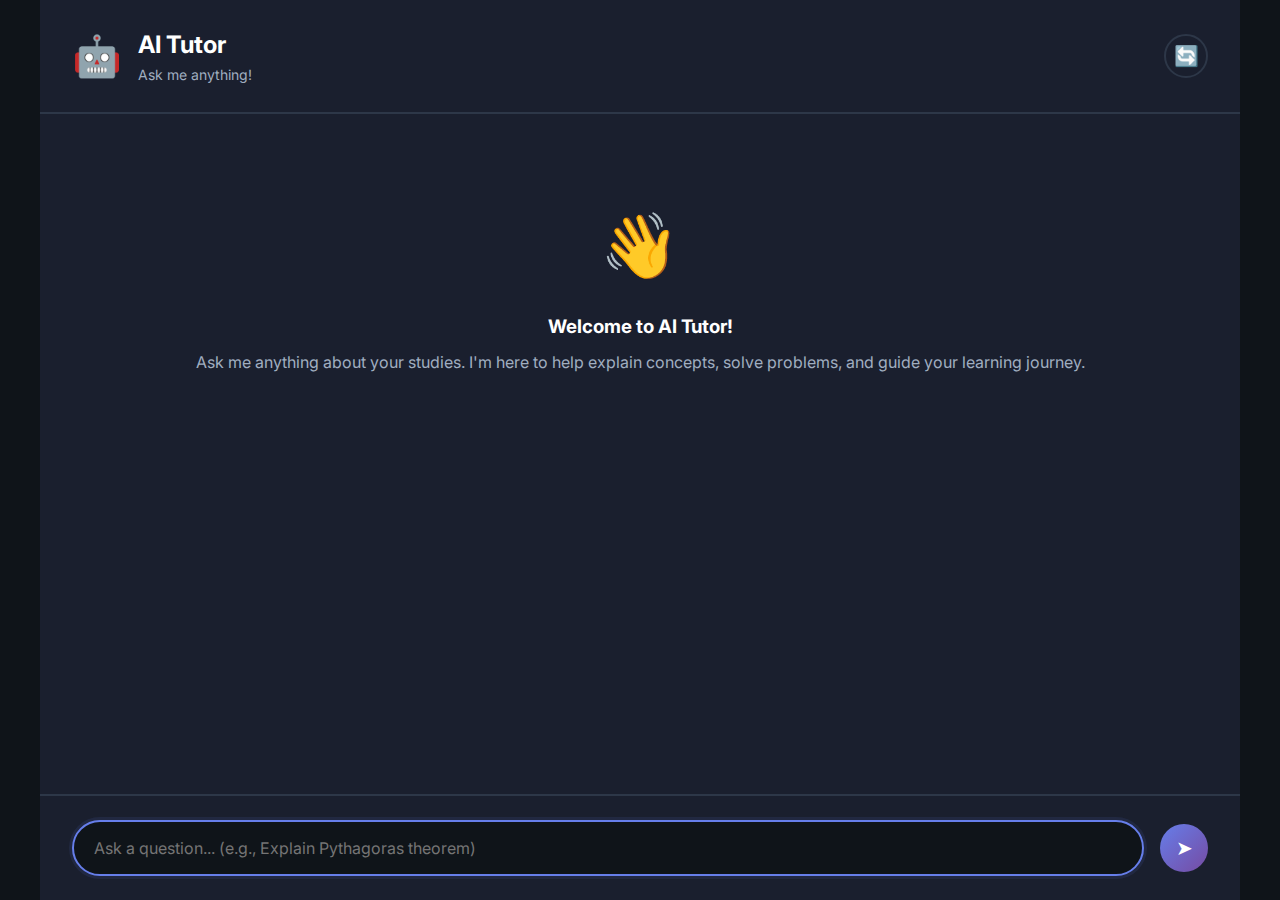
<file: frontend/chat.html>
<!DOCTYPE html>
<html lang="en">
<head>
    <meta charset="UTF-8">
    <meta name="viewport" content="width=device-width, initial-scale=1.0">
    <title>AI Tutor Chat - Studdy Buddy AI</title>
    <link rel="stylesheet" href="css/styles.css">
    <link rel="stylesheet" href="css/chat.css">
    <link href="https://fonts.googleapis.com/css2?family=Inter:wght@300;400;500;600;700;800&display=swap" rel="stylesheet">
</head>
<body>
    <div class="chat-container">
        <div class="chat-header">
            <div class="chat-title">
                <span class="chat-icon">🤖</span>
                <div>
                    <h2>AI Tutor</h2>
                    <p class="chat-subtitle">Ask me anything!</p>
                </div>
            </div>
            <button class="btn-icon" onclick="clearChat()" title="New Conversation">
                <span>🔄</span>
            </button>
        </div>

        <div class="chat-messages" id="chatMessages">
            <div class="welcome-message">
                <span class="welcome-icon">👋</span>
                <h3>Welcome to AI Tutor!</h3>
                <p>Ask me anything about your studies. I'm here to help explain concepts, solve problems, and guide your learning journey.</p>
            </div>
        </div>

        <div class="chat-input-container">
            <form id="chatForm" class="chat-form">
                <input 
                    type="text" 
                    id="messageInput" 
                    class="chat-input" 
                    placeholder="Ask a question... (e.g., Explain Pythagoras theorem)" 
                    autocomplete="off"
                    required
                />
                <button type="submit" class="btn-send" id="sendBtn">
                    <span class="send-icon">➤</span>
                </button>
            </form>
        </div>
    </div>

    <script src="js/config.js"></script>
    <script src="js/chat.js"></script>
</body>
</html>
</file>
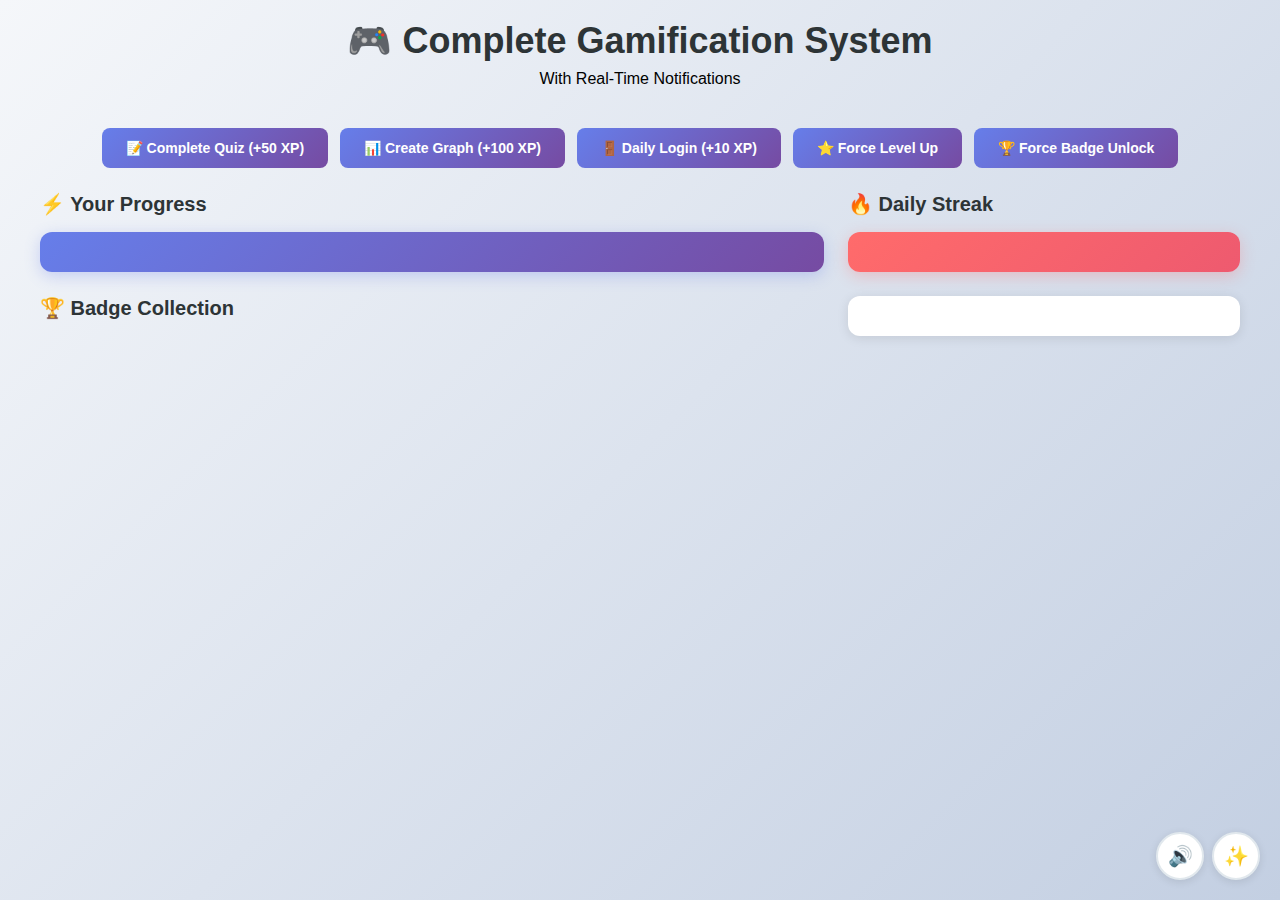
<file: frontend/gamification-complete.html>
<!DOCTYPE html>
<html lang="en">
<head>
    <meta charset="UTF-8">
    <meta name="viewport" content="width=device-width, initial-scale=1.0">
    <title>Complete Gamification Demo - Studdy Buddy AI</title>
    <link rel="stylesheet" href="css/gamification.css">
    <link rel="stylesheet" href="css/notifications.css">
    <style>
        * { margin: 0; padding: 0; box-sizing: border-box; }
        body {
            font-family: -apple-system, BlinkMacSystemFont, 'Segoe UI', Roboto, sans-serif;
            background: linear-gradient(135deg, #f5f7fa 0%, #c3cfe2 100%);
            min-height: 100vh;
            padding: 20px;
        }
        .container { max-width: 1200px; margin: 0 auto; }
        header { text-align: center; margin-bottom: 40px; }
        header h1 { font-size: 36px; color: #2d3436; margin-bottom: 8px; }
        .test-actions {
            display: flex;
            gap: 12px;
            justify-content: center;
            margin-bottom: 24px;
            flex-wrap: wrap;
        }
        .action-btn {
            background: linear-gradient(135deg, #667eea 0%, #764ba2 100%);
            color: white;
            border: none;
            padding: 12px 24px;
            border-radius: 8px;
            cursor: pointer;
            font-size: 14px;
            font-weight: 600;
            transition: transform 0.2s ease;
        }
        .action-btn:hover { transform: translateY(-2px); }
        .dashboard { display: grid; grid-template-columns: 2fr 1fr; gap: 24px; }
        .section-title { font-size: 20px; font-weight: 600; color: #2d3436; margin-bottom: 16px; }
    </style>
</head>
<body>
    <div class="container">
        <header>
            <h1>🎮 Complete Gamification System</h1>
            <p>With Real-Time Notifications</p>
        </header>

        <div class="test-actions">
            <button class="action-btn" onclick="simulateQuiz()">📝 Complete Quiz (+50 XP)</button>
            <button class="action-btn" onclick="simulateGraph()">📊 Create Graph (+100 XP)</button>
            <button class="action-btn" onclick="simulateLogin()">🚪 Daily Login (+10 XP)</button>
            <button class="action-btn" onclick="simulateLevelUp()">⭐ Force Level Up</button>
            <button class="action-btn" onclick="simulateBadge()">🏆 Force Badge Unlock</button>
        </div>

        <div class="dashboard">
            <div>
                <h2 class="section-title">⚡ Your Progress</h2>
                <div id="xp-progress-container"></div>

                <h2 class="section-title" style="margin-top: 24px;">🏆 Badge Collection</h2>
                <div id="badge-showcase"></div>
            </div>

            <div>
                <h2 class="section-title">🔥 Daily Streak</h2>
                <div id="streak-counter"></div>

                <div style="margin-top: 24px;" id="mini-leaderboard"></div>
            </div>
        </div>
    </div>

    <script src="js/notifications.js"></script>
    <script src="js/gamification.js"></script>
    <script>
        // Mock data for demo
        let mockXP = 450;
        let mockLevel = 3;
        let mockBadges = ['QUIZ_MASTER', 'STREAK_WARRIOR'];

        // Initialize systems
        initNotificationSystem();

        // Override gamification functions for demo
        window.gamificationState = {
            profile: {
                student_id: 'demo_student',
                total_xp: mockXP,
                level: mockLevel,
                current_streak: 5,
                longest_streak: 12,
                level_progress_percentage: 50,
                xp_for_next_level: 150,
                badges: mockBadges.map(id => ({
                    badge_id: id,
                    badge_name: id.replace(/_/g, ' '),
                    description: 'Demo badge',
                    earned_date: new Date().toISOString()
                })),
                recent_transactions: []
            },
            leaderboard: {
                entries: [
                    { rank: 1, student_id: 's1', display_name: 'Student alice', total_xp: 2000, level: 6, badge_count: 5, is_current_user: false },
                    { rank: 2, student_id: 's2', display_name: 'Student bob', total_xp: 1500, level: 5, badge_count: 3, is_current_user: false },
                    { rank: 3, student_id: 'demo', display_name: 'Student you', total_xp: mockXP, level: mockLevel, badge_count: mockBadges.length, is_current_user: true }
                ],
                total_students: 50,
                current_user_rank: 3
            }
        };

        // Render initial state
        renderGamificationUI();

        // Simulation functions
        function simulateQuiz() {
            mockXP += 50;
            gamificationState.profile.total_xp = mockXP;
            notifyXPGain(50);
            showToast('Quiz completed! +50 XP', 'success');
            checkLevelUp();
            updateUI();
        }

        function simulateGraph() {
            mockXP += 100;
            gamificationState.profile.total_xp = mockXP;
            notifyXPGain(100);
            showToast('Knowledge graph created! +100 XP', 'success');
            checkLevelUp();
            updateUI();
        }

        function simulateLogin() {
            mockXP += 10;
            gamificationState.profile.total_xp = mockXP;
            gamificationState.profile.current_streak++;
            notifyXPGain(10);
            showToast('Daily login bonus! +10 XP', 'success');
            updateUI();
        }

        function simulateLevelUp() {
            mockLevel++;
            gamificationState.profile.level = mockLevel;
            notifyLevelUp(mockLevel);
            updateUI();
        }

        function simulateBadge() {
            const allBadges = ['GRAPH_GURU', 'PERFECTIONIST', 'KNOWLEDGE_SEEKER', 'ELITE_LEARNER'];
            const unearnedBadges = allBadges.filter(id => !mockBadges.includes(id));
            
            if (unearnedBadges.length > 0) {
                const newBadge = unearnedBadges[0];
                mockBadges.push(newBadge);
                const badge = {
                    badge_id: newBadge,
                    badge_name: newBadge.replace(/_/g, ' '),
                    description: 'Achievement unlocked!',
                    earned_date: new Date().toISOString()
                };
                gamificationState.profile.badges.push(badge);
                notifyBadgeUnlock(badge);
                updateUI();
            } else {
                showToast('All badges already unlocked!', 'info');
            }
        }

        function checkLevelUp() {
            const thresholds = [0, 100, 300, 600, 1000, 1500];
            const newLevel = thresholds.findIndex((t, i) => 
                mockXP >= t && (i === thresholds.length - 1 || mockXP < thresholds[i + 1])
            ) + 1;
            
            if (newLevel > mockLevel) {
                mockLevel = newLevel;
                gamificationState.profile.level = mockLevel;
                notifyLevelUp(mockLevel);
            }
        }

        function updateUI() {
            gamificationState.profile.total_xp = mockXP;
            gamificationState.profile.level = mockLevel;
            gamificationState.profile.level_progress_percentage = 
                ((mockXP - [0, 100, 300, 600][mockLevel - 1]) / 
                ([100, 200, 300, 400][mockLevel - 1] || 100)) * 100;
            gamificationState.profile.xp_for_next_level = 
                [100, 300, 600, 1000][mockLevel - 1] - mockXP || 0;
            
            renderGamificationUI();
        }
    </script>
</body>
</html>
</file>
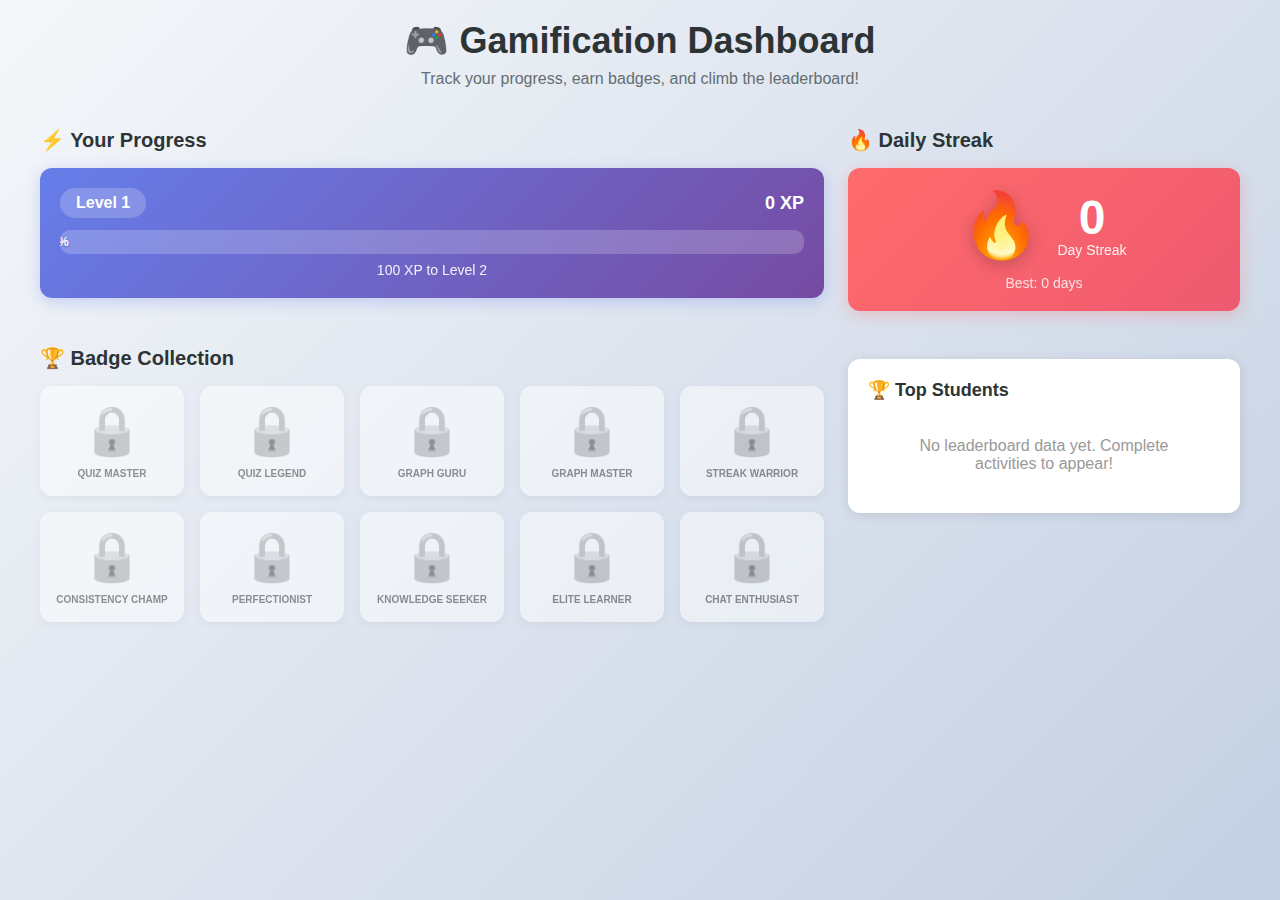
<file: frontend/gamification.html>
<!DOCTYPE html>
<html lang="en">
<head>
    <meta charset="UTF-8">
    <meta name="viewport" content="width=device-width, initial-scale=1.0">
    <title>Gamification Dashboard - Studdy Buddy AI</title>
    <link rel="stylesheet" href="css/gamification.css">
    <style>
        * {
            margin: 0;
            padding: 0;
            box-sizing: border-box;
        }

        body {
            font-family: -apple-system, BlinkMacSystemFont, 'Segoe UI', Roboto, Oxygen, Ubuntu, Cantarell, sans-serif;
            background: linear-gradient(135deg, #f5f7fa 0%, #c3cfe2 100%);
            min-height: 100vh;
            padding: 20px;
        }

        .container {
            max-width: 1200px;
            margin: 0 auto;
        }

        header {
            text-align: center;
            margin-bottom: 40px;
        }

        header h1 {
            font-size: 36px;
            color: #2d3436;
            margin-bottom: 8px;
        }

        header p {
            color: #636e72;
            font-size: 16px;
        }

        .dashboard {
            display: grid;
            grid-template-columns: 2fr 1fr;
            gap: 24px;
        }

        .main-column {
            display: flex;
            flex-direction: column;
            gap: 24px;
        }

        .side-column {
            display: flex;
            flex-direction: column;
            gap: 24px;
        }

        .section-title {
            font-size: 20px;
            font-weight: 600;
            color: #2d3436;
            margin-bottom: 16px;
        }

        @media (max-width: 768px) {
            .dashboard {
                grid-template-columns: 1fr;
            }
        }

        .loading {
            text-align: center;
            padding: 40px;
            color: #636e72;
        }
    </style>
</head>
<body>
    <div class="container">
        <header>
            <h1>🎮 Gamification Dashboard</h1>
            <p>Track your progress, earn badges, and climb the leaderboard!</p>
        </header>

        <div id="loading" class="loading">
            <h2>Loading your achievements...</h2>
        </div>

        <div class="dashboard" style="display: none;" id="dashboard">
            <div class="main-column">
                <!-- XP Progress Bar -->
                <div>
                    <h2 class="section-title">⚡ Your Progress</h2>
                    <div id="xp-progress-container"></div>
                </div>

                <!-- Badge Showcase -->
                <div>
                    <h2 class="section-title">🏆 Badge Collection</h2>
                    <div id="badge-showcase"></div>
                </div>
            </div>

            <div class="side-column">
                <!-- Streak Counter -->
                <div>
                    <h2 class="section-title">🔥 Daily Streak</h2>
                    <div id="streak-counter"></div>
                </div>

                <!-- Mini Leaderboard -->
                <div>
                    <div id="mini-leaderboard"></div>
                </div>
            </div>
        </div>
    </div>

    <script src="js/gamification.js"></script>
    <script>
        // Initialize gamification when page loads
        document.addEventListener('DOMContentLoaded', async () => {
            try {
                await initGamification();
                document.getElementById('loading').style.display = 'none';
                document.getElementById('dashboard').style.display = 'grid';
            } catch (error) {
                console.error('Failed to load gamification:', error);
                document.getElementById('loading').innerHTML = '<h2>❌ Failed to load. Please refresh the page.</h2>';
            }
        });
    </script>
</body>
</html>
</file>
<file: frontend/css/styles.css>
/* Critical scrolling fix - Add this at the very beginning */
html, body {
    margin: 0;
    padding: 0;
    width: 100%;
    height: 100%;
    overflow-x: hidden;
    overflow-y: auto !important;
}

/* Rest of your existing styles... */
:root{--primary-color:#667eea;--primary-dark:#5568d3;--primary-light:#7c93ee;--secondary-color:#764ba2;--accent-color:#f093fb;--success-color:#10b981;--error-color:#ef4444;--warning-color:#f59e0b;--info-color:#3b82f6;--bg-color:#0f1419;--bg-secondary:#1a1f2e;--bg-tertiary:#252b3b;--text-primary:#ffffff;--text-secondary:#a0aec0;--text-muted:#718096;--border-color:#2d3748;--spacing-xs:.25rem;--spacing-sm:.5rem;--spacing-md:1rem;--spacing-lg:1.5rem;--spacing-xl:2rem;--spacing-2xl:3rem;--font-family:'Inter',-apple-system,BlinkMacSystemFont,'Segoe UI',sans-serif;--font-size-xs:.75rem;--font-size-sm:.875rem;--font-size-base:1rem;--font-size-lg:1.125rem;--font-size-xl:1.25rem;--font-size-2xl:1.5rem;--font-size-3xl:2rem;--font-size-4xl:2.5rem;--shadow-sm:0 1px 2px rgba(0,0,0,.05);--shadow-md:0 4px 6px rgba(0,0,0,.1);--shadow-lg:0 10px 15px rgba(0,0,0,.2);--shadow-xl:0 20px 25px rgba(0,0,0,.3);--radius-sm:.25rem;--radius-md:.5rem;--radius-lg:.75rem;--radius-xl:1rem;--radius-full:9999px;--transition-fast:150ms ease;--transition-base:250ms ease;--transition-slow:350ms ease}

*{margin:0;padding:0;box-sizing:border-box}

html{scroll-behavior:smooth;height:100%}

body{font-family:var(--font-family);background:var(--bg-color);color:var(--text-primary);line-height:1.6;min-height:100%;position:relative}

a{text-decoration:none;color:inherit}
button{font-family:inherit;cursor:pointer;border:none;outline:none}
input,textarea,select{font-family:inherit}

.navbar{position:fixed;top:0;left:0;right:0;background:rgba(15,20,25,.95);backdrop-filter:blur(10px);border-bottom:1px solid var(--border-color);z-index:1000;padding:var(--spacing-md) 0}

.nav-container{max-width:1400px;margin:0 auto;padding:0 var(--spacing-xl);display:flex;justify-content:space-between;align-items:center}

.nav-brand{display:flex;align-items:center;gap:var(--spacing-sm);font-size:var(--font-size-xl);font-weight:700;cursor:pointer}

.logo-icon{font-size:var(--font-size-2xl)}

.logo-text{background:linear-gradient(135deg,var(--primary-color),var(--secondary-color));-webkit-background-clip:text;-webkit-text-fill-color:transparent;background-clip:text}

.nav-links{display:flex;gap:var(--spacing-xl)}

.nav-link{color:var(--text-secondary);font-weight:500;transition:color var(--transition-base);position:relative;padding:var(--spacing-sm) 0;cursor:pointer}

.nav-link:hover{color:var(--text-primary)}

.nav-link.active{color:var(--primary-color)}

.nav-link.active::after{content:'';position:absolute;bottom:0;left:0;right:0;height:2px;background:linear-gradient(90deg,var(--primary-color),var(--secondary-color));border-radius:var(--radius-full)}

.section{display:none;min-height:100vh;padding-top:80px;padding-bottom:40px;animation:fadeIn .5s ease;overflow-y:auto}

.section.active{display:block}

@keyframes fadeIn{from{opacity:0;transform:translateY(20px)}to{opacity:1;transform:translateY(0)}}

.container{max-width:1400px;margin:0 auto;padding:var(--spacing-2xl)}

.hero-container{min-height:calc(100vh - 80px);display:flex;align-items:center;justify-content:center;padding:var(--spacing-2xl);background:linear-gradient(135deg,rgba(102,126,234,.1) 0%,rgba(118,75,162,.1) 100%)}

.hero-content{text-align:center;max-width:1200px}

.hero-title{font-size:clamp(2.5rem,5vw,4rem);font-weight:800;margin-bottom:var(--spacing-lg);line-height:1.2}

.gradient-text{background:linear-gradient(135deg,var(--primary-color),var(--secondary-color));-webkit-background-clip:text;-webkit-text-fill-color:transparent;background-clip:text}

.hero-subtitle{font-size:var(--font-size-xl);color:var(--text-secondary);margin-bottom:var(--spacing-2xl);max-width:800px;margin-left:auto;margin-right:auto}

.hero-features{display:grid;grid-template-columns:repeat(auto-fit,minmax(280px,1fr));gap:var(--spacing-xl);margin-bottom:var(--spacing-2xl)}

.feature-card{background:var(--bg-secondary);border:1px solid var(--border-color);border-radius:var(--radius-xl);padding:var(--spacing-xl);transition:all var(--transition-base)}

.feature-card:hover{transform:translateY(-5px);box-shadow:var(--shadow-xl);border-color:var(--primary-color)}

.feature-icon{font-size:3rem;display:block;margin-bottom:var(--spacing-md)}

.feature-card h3{font-size:var(--font-size-xl);margin-bottom:var(--spacing-sm)}

.feature-card p{color:var(--text-secondary);font-size:var(--font-size-sm)}

.hero-cta{display:flex;gap:var(--spacing-lg);justify-content:center;flex-wrap:wrap}

.section-header{text-align:center;margin-bottom:var(--spacing-2xl)}

.section-title{font-size:var(--font-size-3xl);font-weight:700;margin-bottom:var(--spacing-md)}

.section-description{font-size:var(--font-size-lg);color:var(--text-secondary);max-width:700px;margin:0 auto}

.content-grid{display:grid;grid-template-columns:1fr 1fr;gap:var(--spacing-2xl);align-items:start}

@media (max-width:1024px){.content-grid{grid-template-columns:1fr}}

.form-container{background:var(--bg-secondary);border:1px solid var(--border-color);border-radius:var(--radius-xl);padding:var(--spacing-xl);box-shadow:var(--shadow-lg)}

.form{display:flex;flex-direction:column;gap:var(--spacing-lg)}

.form-group{display:flex;flex-direction:column;gap:var(--spacing-sm)}

.form-label{font-size:var(--font-size-sm);font-weight:600;color:var(--text-primary);text-transform:uppercase;letter-spacing:.5px}

.form-input,.form-select,.form-textarea{background:var(--bg-tertiary);border:2px solid var(--border-color);border-radius:var(--radius-md);padding:var(--spacing-md);color:var(--text-primary);font-size:var(--font-size-base);transition:all var(--transition-base)}

.form-input:focus,.form-select:focus,.form-textarea:focus{outline:none;border-color:var(--primary-color);box-shadow:0 0 0 3px rgba(102,126,234,.1)}

.form-textarea{resize:vertical;font-family:inherit}

.form-range{width:100%;height:8px;background:var(--bg-tertiary);border-radius:var(--radius-full);outline:none;-webkit-appearance:none}

.form-range::-webkit-slider-thumb{-webkit-appearance:none;appearance:none;width:20px;height:20px;background:linear-gradient(135deg,var(--primary-color),var(--secondary-color));cursor:pointer;border-radius:50%;box-shadow:var(--shadow-md)}

.form-range::-moz-range-thumb{width:20px;height:20px;background:linear-gradient(135deg,var(--primary-color),var(--secondary-color));cursor:pointer;border-radius:50%;box-shadow:var(--shadow-md);border:none}

.difficulty-options{display:grid;grid-template-columns:repeat(3,1fr);gap:var(--spacing-md)}

.radio-card{position:relative;cursor:pointer}

.radio-card input[type="radio"]{position:absolute;opacity:0}

.radio-label{display:flex;flex-direction:column;align-items:center;gap:var(--spacing-sm);padding:var(--spacing-lg);background:var(--bg-tertiary);border:2px solid var(--border-color);border-radius:var(--radius-lg);transition:all var(--transition-base)}

.radio-card input[type="radio"]:checked+.radio-label{background:rgba(102,126,234,.1);border-color:var(--primary-color)}

.radio-icon{font-size:var(--font-size-2xl)}

.toggle-group{display:flex;gap:var(--spacing-sm);background:var(--bg-tertiary);padding:var(--spacing-xs);border-radius:var(--radius-lg)}

.toggle-btn{flex:1;padding:var(--spacing-md);background:transparent;color:var(--text-secondary);border-radius:var(--radius-md);font-weight:500;transition:all var(--transition-base)}

.toggle-btn.active{background:var(--primary-color);color:#fff}

.btn{padding:var(--spacing-md) var(--spacing-xl);border-radius:var(--radius-lg);font-size:var(--font-size-base);font-weight:600;transition:all var(--transition-base);display:inline-flex;align-items:center;justify-content:center;gap:var(--spacing-sm);position:relative;overflow:hidden}

.btn-primary{background:linear-gradient(135deg,var(--primary-color),var(--secondary-color));color:#fff;box-shadow:var(--shadow-lg)}

.btn-primary:hover{transform:translateY(-2px);box-shadow:var(--shadow-xl)}

.btn-primary:active{transform:translateY(0)}

.btn-secondary{background:var(--bg-tertiary);color:var(--text-primary);border:2px solid var(--border-color)}

.btn-secondary:hover{border-color:var(--primary-color);background:rgba(102,126,234,.1)}

.btn-block{width:100%}

.btn-sm{padding:var(--spacing-sm) var(--spacing-md);font-size:var(--font-size-sm)}

.btn:disabled{opacity:.5;cursor:not-allowed}

.btn-loader{display:none}

.btn.loading .btn-text{display:none}

.btn.loading .btn-loader{display:flex;align-items:center;gap:var(--spacing-sm)}

.spinner{width:16px;height:16px;border:2px solid rgba(255,255,255,.3);border-top-color:#fff;border-radius:50%;animation:spin .6s linear infinite}

.spinner-large{width:48px;height:48px;border:4px solid rgba(102,126,234,.2);border-top-color:var(--primary-color);border-radius:50%;animation:spin .8s linear infinite}

@keyframes spin{to{transform:rotate(360deg)}}

.results-container{background:var(--bg-secondary);border:1px solid var(--border-color);border-radius:var(--radius-xl);padding:var(--spacing-xl);min-height:400px;display:flex;align-items:center;justify-content:center}

.placeholder{text-align:center;color:var(--text-muted)}

.placeholder-icon{font-size:4rem;display:block;margin-bottom:var(--spacing-md);opacity:.5}

.quiz-results{width:100%}

.quiz-header{display:flex;justify-content:space-between;align-items:center;margin-bottom:var(--spacing-xl);padding-bottom:var(--spacing-lg);border-bottom:2px solid var(--border-color)}

.quiz-info{display:flex;gap:var(--spacing-lg);flex-wrap:wrap}

.quiz-badge{padding:var(--spacing-sm) var(--spacing-md);background:var(--bg-tertiary);border-radius:var(--radius-full);font-size:var(--font-size-sm);font-weight:500}

.question-card{background:var(--bg-tertiary);border:2px solid var(--border-color);border-radius:var(--radius-lg);padding:var(--spacing-xl);margin-bottom:var(--spacing-lg);transition:all var(--transition-base)}

.question-card:hover{border-color:var(--primary-color)}

.question-header{display:flex;justify-content:space-between;align-items:start;margin-bottom:var(--spacing-md)}

.question-number{background:linear-gradient(135deg,var(--primary-color),var(--secondary-color));color:#fff;width:32px;height:32px;border-radius:50%;display:flex;align-items:center;justify-content:center;font-weight:700;font-size:var(--font-size-sm)}

.question-type-badge{padding:var(--spacing-xs) var(--spacing-md);background:rgba(102,126,234,.1);color:var(--primary-color);border-radius:var(--radius-full);font-size:var(--font-size-xs);font-weight:600;text-transform:uppercase}

.question-text{font-size:var(--font-size-lg);font-weight:500;margin-bottom:var(--spacing-lg);line-height:1.6}

.options-list{display:flex;flex-direction:column;gap:var(--spacing-md)}

.option-item{background:var(--bg-color);border:2px solid var(--border-color);border-radius:var(--radius-md);padding:var(--spacing-md);cursor:pointer;transition:all var(--transition-base);display:flex;align-items:center;gap:var(--spacing-md)}

.option-item:hover{border-color:var(--primary-color);background:rgba(102,126,234,.05)}

.option-item.selected{border-color:var(--primary-color);background:rgba(102,126,234,.1)}

.option-item.correct{border-color:var(--success-color);background:rgba(16,185,129,.1)}

.option-item.wrong{border-color:var(--error-color);background:rgba(239,68,68,.1)}

.option-letter{width:28px;height:28px;border-radius:50%;background:var(--bg-tertiary);display:flex;align-items:center;justify-content:center;font-weight:700;font-size:var(--font-size-sm);flex-shrink:0}

.answer-section{margin-top:var(--spacing-lg);padding-top:var(--spacing-lg);border-top:1px solid var(--border-color)}

.answer-label{font-size:var(--font-size-sm);color:var(--text-secondary);margin-bottom:var(--spacing-sm)}

.answer-text{font-weight:600;color:var(--success-color)}

.fill-blank-input{width:100%;padding:var(--spacing-md);background:var(--bg-color);border:2px solid var(--border-color);border-radius:var(--radius-md);color:var(--text-primary);font-size:var(--font-size-base)}

.kg-results{width:100%}

.kg-controls{display:flex;justify-content:flex-end;margin-bottom:var(--spacing-md)}

#kg-iframe-container{width:100%;height:600px;border-radius:var(--radius-lg);overflow:hidden;border:2px solid var(--border-color)}

#kg-iframe-container iframe{width:100%;height:100%;border:none}

.daily-problem-container{max-width:800px;margin:0 auto var(--spacing-2xl)}

.loading-state{text-align:center;padding:var(--spacing-2xl)}

.loading-state p{margin-top:var(--spacing-lg);color:var(--text-secondary)}

.problem-card{background:var(--bg-secondary);border:1px solid var(--border-color);border-radius:var(--radius-xl);padding:var(--spacing-2xl);box-shadow:var(--shadow-lg)}

.problem-header{display:flex;justify-content:space-between;align-items:center;margin-bottom:var(--spacing-xl);padding-bottom:var(--spacing-lg);border-bottom:2px solid var(--border-color)}

.problem-title{font-size:var(--font-size-2xl);font-weight:700}

.problem-difficulty{padding:var(--spacing-sm) var(--spacing-lg);background:rgba(239,68,68,.1);color:var(--error-color);border-radius:var(--radius-full);font-weight:600;text-transform:uppercase;font-size:var(--font-size-sm)}

.problem-question{font-size:var(--font-size-lg);line-height:1.8;margin-bottom:var(--spacing-xl);color:var(--text-primary)}

.problem-options{display:flex;flex-direction:column;gap:var(--spacing-md);margin-bottom:var(--spacing-xl)}

.problem-actions{display:flex;gap:var(--spacing-md)}

.daily-stats{display:grid;grid-template-columns:repeat(auto-fit,minmax(200px,1fr));gap:var(--spacing-xl);max-width:800px;margin:0 auto}

.stat-card{background:var(--bg-secondary);border:1px solid var(--border-color);border-radius:var(--radius-xl);padding:var(--spacing-xl);text-align:center;transition:all var(--transition-base)}

.stat-card:hover{transform:translateY(-5px);box-shadow:var(--shadow-lg);border-color:var(--primary-color)}

.stat-icon{font-size:2.5rem;display:block;margin-bottom:var(--spacing-md)}

.stat-value{display:block;font-size:var(--font-size-3xl);font-weight:700;background:linear-gradient(135deg,var(--primary-color),var(--secondary-color));-webkit-background-clip:text;-webkit-text-fill-color:transparent;background-clip:text;margin-bottom:var(--spacing-sm)}

.stat-label{color:var(--text-secondary);font-size:var(--font-size-sm);text-transform:uppercase;letter-spacing:.5px}

#toast-container{position:fixed;bottom:var(--spacing-xl);right:var(--spacing-xl);z-index:9999;display:flex;flex-direction:column;gap:var(--spacing-md)}

.toast{background:var(--bg-secondary);border:1px solid var(--border-color);border-radius:var(--radius-lg);padding:var(--spacing-lg);box-shadow:var(--shadow-xl);min-width:300px;display:flex;align-items:center;gap:var(--spacing-md);animation:slideIn .3s ease}

@keyframes slideIn{from{transform:translateX(400px);opacity:0}to{transform:translateX(0);opacity:1}}

.toast-icon{font-size:var(--font-size-2xl);flex-shrink:0}

.toast-content{flex:1}

.toast-title{font-weight:600;margin-bottom:var(--spacing-xs)}

.toast-message{font-size:var(--font-size-sm);color:var(--text-secondary)}

.toast.success{border-color:var(--success-color)}

.toast.error{border-color:var(--error-color)}

.toast.warning{border-color:var(--warning-color)}

.toast.info{border-color:var(--info-color)}

.modal{display:none;position:fixed;top:0;left:0;right:0;bottom:0;background:rgba(0,0,0,.8);z-index:10000;align-items:center;justify-content:center;padding:var(--spacing-xl)}

.modal.active{display:flex}

.modal-content{background:var(--bg-secondary);border-radius:var(--radius-xl);max-width:95vw;max-height:95vh;width:100%;height:100%;display:flex;flex-direction:column;box-shadow:var(--shadow-xl)}

.modal-header{display:flex;justify-content:space-between;align-items:center;padding:var(--spacing-xl);border-bottom:1px solid var(--border-color)}

.modal-header h3{font-size:var(--font-size-xl)}

.modal-close{font-size:var(--font-size-3xl);color:var(--text-secondary);background:transparent;border:none;cursor:pointer;padding:0;width:40px;height:40px;display:flex;align-items:center;justify-content:center;border-radius:var(--radius-md);transition:all var(--transition-base)}

.modal-close:hover{background:var(--bg-tertiary);color:var(--text-primary)}

.modal-body{flex:1;overflow:auto;padding:0}

#graph-modal-content{width:100%;height:100%}

#graph-modal-content iframe{width:100%;height:100%;border:none}

.chat-embed-container{max-width:1200px;margin:0 auto;height:calc(100vh - 250px);min-height:600px;border-radius:1rem;overflow:hidden;border:2px solid var(--border-color);background:var(--bg-secondary)}

.chat-embed-container iframe{width:100%;height:100%;border:none}

@media (max-width:768px){
.nav-links{gap:var(--spacing-md);font-size:var(--font-size-sm)}
.hero-title{font-size:var(--font-size-3xl)}
.hero-subtitle{font-size:var(--font-size-base)}
.hero-features{grid-template-columns:1fr}
.difficulty-options{grid-template-columns:1fr}
.content-grid{grid-template-columns:1fr}
.daily-stats{grid-template-columns:1fr}
#toast-container{left:var(--spacing-md);right:var(--spacing-md)}
.toast{min-width:auto}
}
</file>
<file: frontend/css/chat.css>
:root {
    --chat-primary: #667eea;
    --chat-secondary: #764ba2;
    --chat-bg: #0f1419;
    --chat-surface: #1a1f2e;
    --chat-border: #2d3748;
    --text-primary: #ffffff;
    --text-secondary: #a0aec0;
    --student-bubble: #667eea;
    --tutor-bubble: #252b3b;
}

* {
    margin: 0;
    padding: 0;
    box-sizing: border-box;
}

body {
    font-family: 'Inter', -apple-system, BlinkMacSystemFont, 'Segoe UI', sans-serif;
    background: var(--chat-bg);
    color: var(--text-primary);
    height: 100vh;
    overflow: hidden; /* Keep this for chat - scrolling happens in .chat-messages */
}

.chat-container {
    display: flex;
    flex-direction: column;
    height: 100vh;
    max-width: 1200px;
    margin: 0 auto;
    background: var(--chat-surface);
}

.chat-header {
    display: flex;
    justify-content: space-between;
    align-items: center;
    padding: 1.5rem 2rem;
    border-bottom: 2px solid var(--chat-border);
    background: var(--chat-surface);
}

.chat-title {
    display: flex;
    align-items: center;
    gap: 1rem;
}

.chat-icon {
    font-size: 2.5rem;
}

.chat-title h2 {
    font-size: 1.5rem;
    margin: 0;
}

.chat-subtitle {
    color: var(--text-secondary);
    font-size: 0.875rem;
    margin: 0;
}

.btn-icon {
    background: transparent;
    border: 2px solid var(--chat-border);
    border-radius: 50%;
    width: 44px;
    height: 44px;
    display: flex;
    align-items: center;
    justify-content: center;
    cursor: pointer;
    transition: all 0.2s ease;
    font-size: 1.25rem;
}

.btn-icon:hover {
    border-color: var(--chat-primary);
    background: rgba(102, 126, 234, 0.1);
}

.chat-messages {
    flex: 1;
    overflow-y: auto;
    padding: 2rem;
    display: flex;
    flex-direction: column;
    gap: 1rem;
}

.chat-messages::-webkit-scrollbar {
    width: 8px;
}

.chat-messages::-webkit-scrollbar-track {
    background: var(--chat-surface);
}

.chat-messages::-webkit-scrollbar-thumb {
    background: var(--chat-border);
    border-radius: 4px;
}

.welcome-message {
    text-align: center;
    padding: 3rem 2rem;
    color: var(--text-secondary);
}

.welcome-icon {
    font-size: 4rem;
    display: block;
    margin-bottom: 1rem;
}

.welcome-message h3 {
    color: var(--text-primary);
    margin-bottom: 0.5rem;
}

.message {
    display: flex;
    gap: 1rem;
    animation: messageSlide 0.3s ease;
}

@keyframes messageSlide {
    from {
        opacity: 0;
        transform: translateY(10px);
    }
    to {
        opacity: 1;
        transform: translateY(0);
    }
}

.message.student {
    flex-direction: row-reverse;
}

.message-avatar {
    width: 40px;
    height: 40px;
    border-radius: 50%;
    display: flex;
    align-items: center;
    justify-content: center;
    font-size: 1.25rem;
    flex-shrink: 0;
}

.message.student .message-avatar {
    background: linear-gradient(135deg, var(--chat-primary), var(--chat-secondary));
}

.message.tutor .message-avatar {
    background: var(--tutor-bubble);
    border: 2px solid var(--chat-border);
}

.message-content {
    max-width: 70%;
}

.message-bubble {
    padding: 1rem 1.25rem;
    border-radius: 1rem;
    line-height: 1.6;
    word-wrap: break-word;
}

.message.student .message-bubble {
    background: var(--student-bubble);
    color: white;
    border-bottom-right-radius: 0.25rem;
}

.message.tutor .message-bubble {
    background: var(--tutor-bubble);
    border: 1px solid var(--chat-border);
    border-bottom-left-radius: 0.25rem;
}

.message-time {
    font-size: 0.75rem;
    color: var(--text-secondary);
    margin-top: 0.25rem;
    padding: 0 0.5rem;
}

.typing-indicator {
    display: flex;
    gap: 0.25rem;
    padding: 1rem;
}

.typing-dot {
    width: 8px;
    height: 8px;
    border-radius: 50%;
    background: var(--text-secondary);
    animation: typing 1.4s infinite;
}

.typing-dot:nth-child(2) {
    animation-delay: 0.2s;
}

.typing-dot:nth-child(3) {
    animation-delay: 0.4s;
}

@keyframes typing {
    0%, 60%, 100% {
        opacity: 0.3;
        transform: translateY(0);
    }
    30% {
        opacity: 1;
        transform: translateY(-10px);
    }
}

.chat-input-container {
    padding: 1.5rem 2rem;
    border-top: 2px solid var(--chat-border);
    background: var(--chat-surface);
}

.chat-form {
    display: flex;
    gap: 1rem;
    align-items: center;
}

.chat-input {
    flex: 1;
    padding: 1rem 1.25rem;
    background: var(--chat-bg);
    border: 2px solid var(--chat-border);
    border-radius: 2rem;
    color: var(--text-primary);
    font-size: 1rem;
    outline: none;
    transition: all 0.2s ease;
}

.chat-input:focus {
    border-color: var(--chat-primary);
    box-shadow: 0 0 0 3px rgba(102, 126, 234, 0.1);
}

.btn-send {
    width: 48px;
    height: 48px;
    border-radius: 50%;
    background: linear-gradient(135deg, var(--chat-primary), var(--chat-secondary));
    border: none;
    color: white;
    font-size: 1.25rem;
    cursor: pointer;
    transition: all 0.2s ease;
    display: flex;
    align-items: center;
    justify-content: center;
}

.btn-send:hover {
    transform: scale(1.05);
    box-shadow: 0 4px 12px rgba(102, 126, 234, 0.4);
}

.btn-send:active {
    transform: scale(0.95);
}

.btn-send:disabled {
    opacity: 0.5;
    cursor: not-allowed;
    transform: none;
}

@media (max-width: 768px) {
    .chat-header {
        padding: 1rem;
    }

    .chat-messages {
        padding: 1rem;
    }

    .message-content {
        max-width: 85%;
    }

    .chat-input-container {
        padding: 1rem;
    }
}
</file>
<file: frontend/css/gamification.css>
/* Gamification UI Styles */

/* XP Progress Bar */
#xp-progress-container {
    background: linear-gradient(135deg, #667eea 0%, #764ba2 100%);
    border-radius: 12px;
    padding: 20px;
    color: white;
    box-shadow: 0 4px 15px rgba(102, 126, 234, 0.3);
    margin-bottom: 24px;
}

.xp-header {
    display: flex;
    justify-content: space-between;
    align-items: center;
    margin-bottom: 12px;
}

.level-badge {
    background: rgba(255, 255, 255, 0.2);
    padding: 6px 16px;
    border-radius: 20px;
    font-weight: bold;
    font-size: 16px;
}

.xp-text {
    font-size: 18px;
    font-weight: 600;
}

.progress-bar-container {
    background: rgba(255, 255, 255, 0.2);
    border-radius: 10px;
    height: 24px;
    overflow: hidden;
    margin-bottom: 8px;
}

.progress-bar {
    background: linear-gradient(90deg, #4facfe 0%, #00f2fe 100%);
    height: 100%;
    border-radius: 10px;
    transition: width 0.5s ease;
    display: flex;
    align-items: center;
    justify-content: center;
    position: relative;
    animation: shimmer 2s infinite;
}

@keyframes shimmer {
    0%, 100% { background-position: 0% 50%; }
    50% { background-position: 100% 50%; }
}

.progress-text {
    font-size: 12px;
    font-weight: bold;
    color: white;
    text-shadow: 0 1px 2px rgba(0,0,0,0.3);
}

.xp-footer {
    text-align: center;
    font-size: 14px;
    opacity: 0.9;
}

/* Badge Showcase */
#badge-showcase {
    display: grid;
    grid-template-columns: repeat(auto-fill, minmax(120px, 1fr));
    gap: 16px;
    margin-bottom: 24px;
}

.badge-card {
    background: white;
    border-radius: 12px;
    padding: 16px;
    text-align: center;
    box-shadow: 0 2px 8px rgba(0,0,0,0.1);
    transition: transform 0.3s ease, box-shadow 0.3s ease;
    cursor: pointer;
    position: relative;
}

.badge-card:hover {
    transform: translateY(-4px);
    box-shadow: 0 4px 16px rgba(0,0,0,0.15);
}

.badge-card.earned {
    background: linear-gradient(135deg, #ffeaa7 0%, #fdcb6e 100%);
    animation: badge-glow 2s ease-in-out infinite;
}

@keyframes badge-glow {
    0%, 100% { box-shadow: 0 2px 8px rgba(253, 203, 110, 0.3); }
    50% { box-shadow: 0 4px 20px rgba(253, 203, 110, 0.6); }
}

.badge-card.locked {
    opacity: 0.5;
    filter: grayscale(100%);
}

.badge-icon {
    font-size: 48px;
    margin-bottom: 8px;
}

.badge-name {
    font-size: 10px;
    font-weight: 600;
    color: #2d3436;
    word-wrap: break-word;
    word-break: break-word;
    hyphens: auto;
    line-height: 1.3;
    max-width: 100%;
    overflow: hidden;
    text-overflow: ellipsis;
    display: -webkit-box;
    -webkit-line-clamp: 2;
    -webkit-box-orient: vertical;
}

.badge-card[data-tooltip]:hover::after {
    content: attr(data-tooltip);
    position: absolute;
    bottom: 100%;
    left: 50%;
    transform: translateX(-50%);
    background: #2d3436;
    color: white;
    padding: 8px 12px;
    border-radius: 6px;
    font-size: 12px;
    white-space: nowrap;
    z-index: 10;
    margin-bottom: 8px;
}

/* Streak Counter */
#streak-counter {
    background: linear-gradient(135deg, #ff6b6b 0%, #ee5a6f 100%);
    border-radius: 12px;
    padding: 20px;
    color: white;
    text-align: center;
    margin-bottom: 24px;
    box-shadow: 0 4px 15px rgba(255, 107, 107, 0.3);
}

.streak-display {
    display: flex;
    align-items: center;
    justify-content: center;
    gap: 16px;
    margin-bottom: 12px;
}

.streak-display.active .streak-icon {
    animation: flame-flicker 1.5s ease-in-out infinite;
}

@keyframes flame-flicker {
    0%, 100% { transform: scale(1) rotate(-5deg); }
    50% { transform: scale(1.1) rotate(5deg); }
}

.streak-icon {
    font-size: 64px;
    filter: drop-shadow(0 4px 8px rgba(0,0,0,0.2));
}

.streak-number {
    font-size: 48px;
    font-weight: bold;
    line-height: 1;
}

.streak-label {
    font-size: 14px;
    opacity: 0.9;
}

.streak-best {
    font-size: 14px;
    opacity: 0.8;
}

/* Mini Leaderboard */
#mini-leaderboard {
    background: white;
    border-radius: 12px;
    padding: 20px;
    box-shadow: 0 2px 12px rgba(0,0,0,0.1);
}

.leaderboard-header {
    display: flex;
    justify-content: space-between;
    align-items: center;
    margin-bottom: 16px;
}

.leaderboard-header h3 {
    margin: 0;
    font-size: 18px;
    color: #2d3436;
}

.view-all-btn {
    background: #667eea;
    color: white;
    border: none;
    padding: 8px 16px;
    border-radius: 6px;
    cursor: pointer;
    font-size: 14px;
    transition: background 0.3s ease;
}

.view-all-btn:hover {
    background: #5568d3;
}

.leaderboard-entry {
    display: grid;
    grid-template-columns: 40px 1fr auto auto;
    gap: 12px;
    align-items: center;
    padding: 12px;
    border-radius: 8px;
    margin-bottom: 8px;
    background: #f8f9fa;
    transition: background 0.3s ease;
}

.leaderboard-entry:hover {
    background: #e9ecef;
}

.leaderboard-entry.current-user {
    background: linear-gradient(135deg, #667eea 0%, #764ba2 100%);
    color: white;
    font-weight: bold;
}

.leaderboard-entry .rank {
    font-weight: bold;
    font-size: 16px;
}

.leaderboard-entry .name {
    font-size: 14px;
}

.leaderboard-entry .xp {
    font-size: 14px;
    font-weight: 600;
}

.leaderboard-entry .level {
    background: rgba(0,0,0,0.1);
    padding: 4px 8px;
    border-radius: 4px;
    font-size: 12px;
}

.your-rank {
    text-align: center;
    margin-top: 12px;
    padding-top: 12px;
    border-top: 1px solid #dee2e6;
    font-size: 14px;
    font-weight: 600;
    color: #667eea;
}

/* Modal Overlay */
.modal-overlay {
    position: fixed;
    top: 0;
    left: 0;
    right: 0;
    bottom: 0;
    background: rgba(0,0,0,0.7);
    display: flex;
    align-items: center;
    justify-content: center;
    z-index: 1000;
    animation: fadeIn 0.3s ease;
}

@keyframes fadeIn {
    from { opacity: 0; }
    to { opacity: 1; }
}

.modal-content {
    background: white;
    border-radius: 16px;
    width: 90%;
    max-width: 600px;
    max-height: 80vh;
    overflow: hidden;
    animation: slideUp 0.3s ease;
}

@keyframes slideUp {
    from { transform: translateY(50px); opacity: 0; }
    to { transform: translateY(0); opacity: 1; }
}

.modal-header {
    display: flex;
    justify-content: space-between;
    align-items: center;
    padding: 20px;
    border-bottom: 1px solid #dee2e6;
}

.modal-header h2 {
    margin: 0;
    font-size: 24px;
}

.close-btn {
    background: none;
    border: none;
    font-size: 24px;
    cursor: pointer;
    color: #6c757d;
    transition: color 0.3s ease;
}

.close-btn:hover {
    color: #2d3436;
}

.modal-body {
    padding: 20px;
    max-height: 60vh;
    overflow-y: auto;
}

.leaderboard-modal .leaderboard-entry {
    grid-template-columns: 40px 1fr auto auto auto;
}

.leaderboard-entry .badges {
    font-size: 14px;
}

/* Level Up Animation */
.level-up-animation {
    position: fixed;
    top: 0;
    left: 0;
    right: 0;
    bottom: 0;
    background: rgba(0,0,0,0.8);
    display: flex;
    align-items: center;
    justify-content: center;
    z-index: 2000;
    animation: fadeIn 0.5s ease;
}

.level-up-content {
    text-align: center;
    color: white;
    animation: bounce 0.6s ease;
}

@keyframes bounce {
    0%, 100% { transform: scale(1); }
    50% { transform: scale(1.1); }
}

.level-up-icon {
    font-size: 120px;
    animation: rotate 1s ease infinite;
}

@keyframes rotate {
    from { transform: rotate(0deg); }
    to { transform: rotate(360deg); }
}

.level-up-content h1 {
    font-size: 48px;
    margin: 20px 0;
    background: linear-gradient(90deg, #ffeaa7, #fdcb6e, #ffeaa7);
    -webkit-background-clip: text;
    -webkit-text-fill-color: transparent;
    background-clip: text;
}

/* Badge Unlock Animation */
.badge-unlock-animation {
    position: fixed;
    top: 0;
    left: 0;
    right: 0;
    bottom: 0;
    background: rgba(0,0,0,0.8);
    display: flex;
    align-items: center;
    justify-content: center;
    z-index: 2000;
    animation: fadeIn 0.5s ease;
}

.badge-unlock-content {
    text-align: center;
    color: white;
    animation: slideUp 0.6s ease;
}

.badge-unlock-icon {
    font-size: 120px;
    animation: pulse 1s ease infinite;
}

@keyframes pulse {
    0%, 100% { transform: scale(1); }
    50% { transform: scale(1.15); }
}

.badge-unlock-content h2 {
    font-size: 36px;
    margin: 20px 0;
}

.badge-unlock-content p {
    font-size: 24px;
    margin: 10px 0;
    font-weight: bold;
}

.badge-unlock-content small {
    font-size: 16px;
    opacity: 0.8;
}
</file>
<file: frontend/css/notifications.css>
/* Real-Time Notification Styles */

/* Toast Notifications */
.toast {
    position: fixed;
    top: 20px;
    right: 20px;
    background: white;
    padding: 16px 24px;
    border-radius: 8px;
    box-shadow: 0 4px 12px rgba(0,0,0,0.15);
    z-index: 9999;
    transform: translateX(400px);
    opacity: 0;
    transition: all 0.3s ease;
}

.toast.show {
    transform: translateX(0);
    opacity: 1;
}

.toast-info { border-left: 4px solid #667eea; }
.toast-success { border-left: 4px solid #00b894; }
.toast-warning { border-left: 4px solid #fdcb6e; }
.toast-error { border-left: 4px solid #ff6b6b; }

/* Floating XP Animation */
.xp-float {
    position: fixed;
    top: 50%;
    font-size: 48px;
    font-weight: bold;
    color: #667eea;
    text-shadow: 0 2px 4px rgba(0,0,0,0.3);
    pointer-events: none;
    z-index: 9998;
    animation: floatUp 2s ease-out forwards;
}

@keyframes floatUp {
    0% { transform: translateY(0) scale(1); opacity: 1; }
    100% { transform: translateY(-200px) scale(1.5); opacity: 0; }
}

/* Notification Modals */
.notif-modal {
    position: fixed;
    top: 0;
    left: 0;
    right: 0;
    bottom: 0;
    z-index: 10000;
    display: flex;
    align-items: center;
    justify-content: center;
}

.modal-backdrop {
    position: absolute;
    top: 0;
    left: 0;
    right: 0;
    bottom: 0;
    background: rgba(0,0,0,0.8);
    animation: fadeIn 0.3s ease;
}

.modal-card {
    position: relative;
    background: white;
    border-radius: 20px;
    padding: 40px;
    text-align: center;
    max-width: 400px;
    animation: zoomIn 0.5s cubic-bezier(0.68, -0.55, 0.265, 1.55);
    z-index: 1;
}

@keyframes zoomIn {
    0% { transform: scale(0); opacity: 0; }
    100% { transform: scale(1); opacity: 1; }
}

/* Level Up Modal */
.level-icon {
    font-size: 120px;
    animation: spinGlow 1s ease infinite;
}

@keyframes spinGlow {
    0%, 100% { transform: rotate(0deg) scale(1); filter: drop-shadow(0 0 20px rgba(255,215,0,0.8)); }
    50% { transform: rotate(180deg) scale(1.1); filter: drop-shadow(0 0 40px rgba(255,215,0,1)); }
}

.level-title {
    font-size: 48px;
    margin: 20px 0;
    background: linear-gradient(45deg, #667eea, #764ba2, #ffeaa7);
    -webkit-background-clip: text;
    -webkit-text-fill-color: transparent;
    background-clip: text;
    animation: shimmer 2s infinite;
}

@keyframes shimmer {
    0%, 100% { background-position: 0% 50%; }
    50% { background-position: 100% 50%; }
}

.level-number {
    font-size: 32px;
    font-weight: bold;
    color: #2d3436;
    margin-bottom: 24px;
}

/* Badge Unlock Modal */
.badge-icon-large {
    font-size: 120px;
    animation: bounceIn 0.8s cubic-bezier(0.68, -0.55, 0.265, 1.55);
}

@keyframes bounceIn {
    0% { transform: scale(0) rotate(0deg); }
    50% { transform: scale(1.2) rotate(180deg); }
    100% { transform: scale(1) rotate(360deg); }
}

.badge-title {
    font-size: 36px;
    color: #2d3436;
    margin: 20px 0 10px;
}

.badge-name {
    font-size: 28px;
    font-weight: bold;
    color: #667eea;
    margin: 10px 0;
}

.badge-desc {
    font-size: 16px;
    color: #636e72;
    margin-bottom: 24px;
}

.modal-btn {
    background: linear-gradient(135deg, #667eea 0%, #764ba2 100%);
    color: white;
    border: none;
    padding: 12px 32px;
    font-size: 18px;
    font-weight: 600;
    border-radius: 25px;
    cursor: pointer;
    box-shadow: 0 4px 15px rgba(102, 126, 234, 0.4);
    transition: transform 0.2s ease, box-shadow 0.2s ease;
}

.modal-btn:hover {
    transform: translateY(-2px);
    box-shadow: 0 6px 20px rgba(102, 126, 234, 0.6);
}

.modal-btn:active {
    transform: translateY(0);
}

/* Confetti Animation */
.confetti {
    position: fixed;
    width: 10px;
    height: 10px;
    border-radius: 50%;
    pointer-events: none;
    z-index: 9999;
    animation: fall 3s linear forwards;
}

@keyframes fall {
    0% { transform: translateY(0) rotate(0deg); opacity: 1; }
    100% { transform: translateY(100vh) rotate(720deg); opacity: 0; }
}

/* Notification Preferences Toggle */
.notif-preferences {
    position: fixed;
    bottom: 20px;
    right: 20px;
    display: flex;
    gap: 8px;
    z-index: 9997;
}

.notif-preferences button {
    background: white;
    border: 2px solid #e1e8ed;
    width: 48px;
    height: 48px;
    border-radius: 50%;
    font-size: 20px;
    cursor: pointer;
    box-shadow: 0 2px 8px rgba(0,0,0,0.1);
    transition: all 0.3s ease;
}

.notif-preferences button:hover {
    transform: scale(1.1);
    box-shadow: 0 4px 12px rgba(0,0,0,0.15);
}

/* Fade In Animation */
@keyframes fadeIn {
    from { opacity: 0; }
    to { opacity: 1; }
}
</file>
